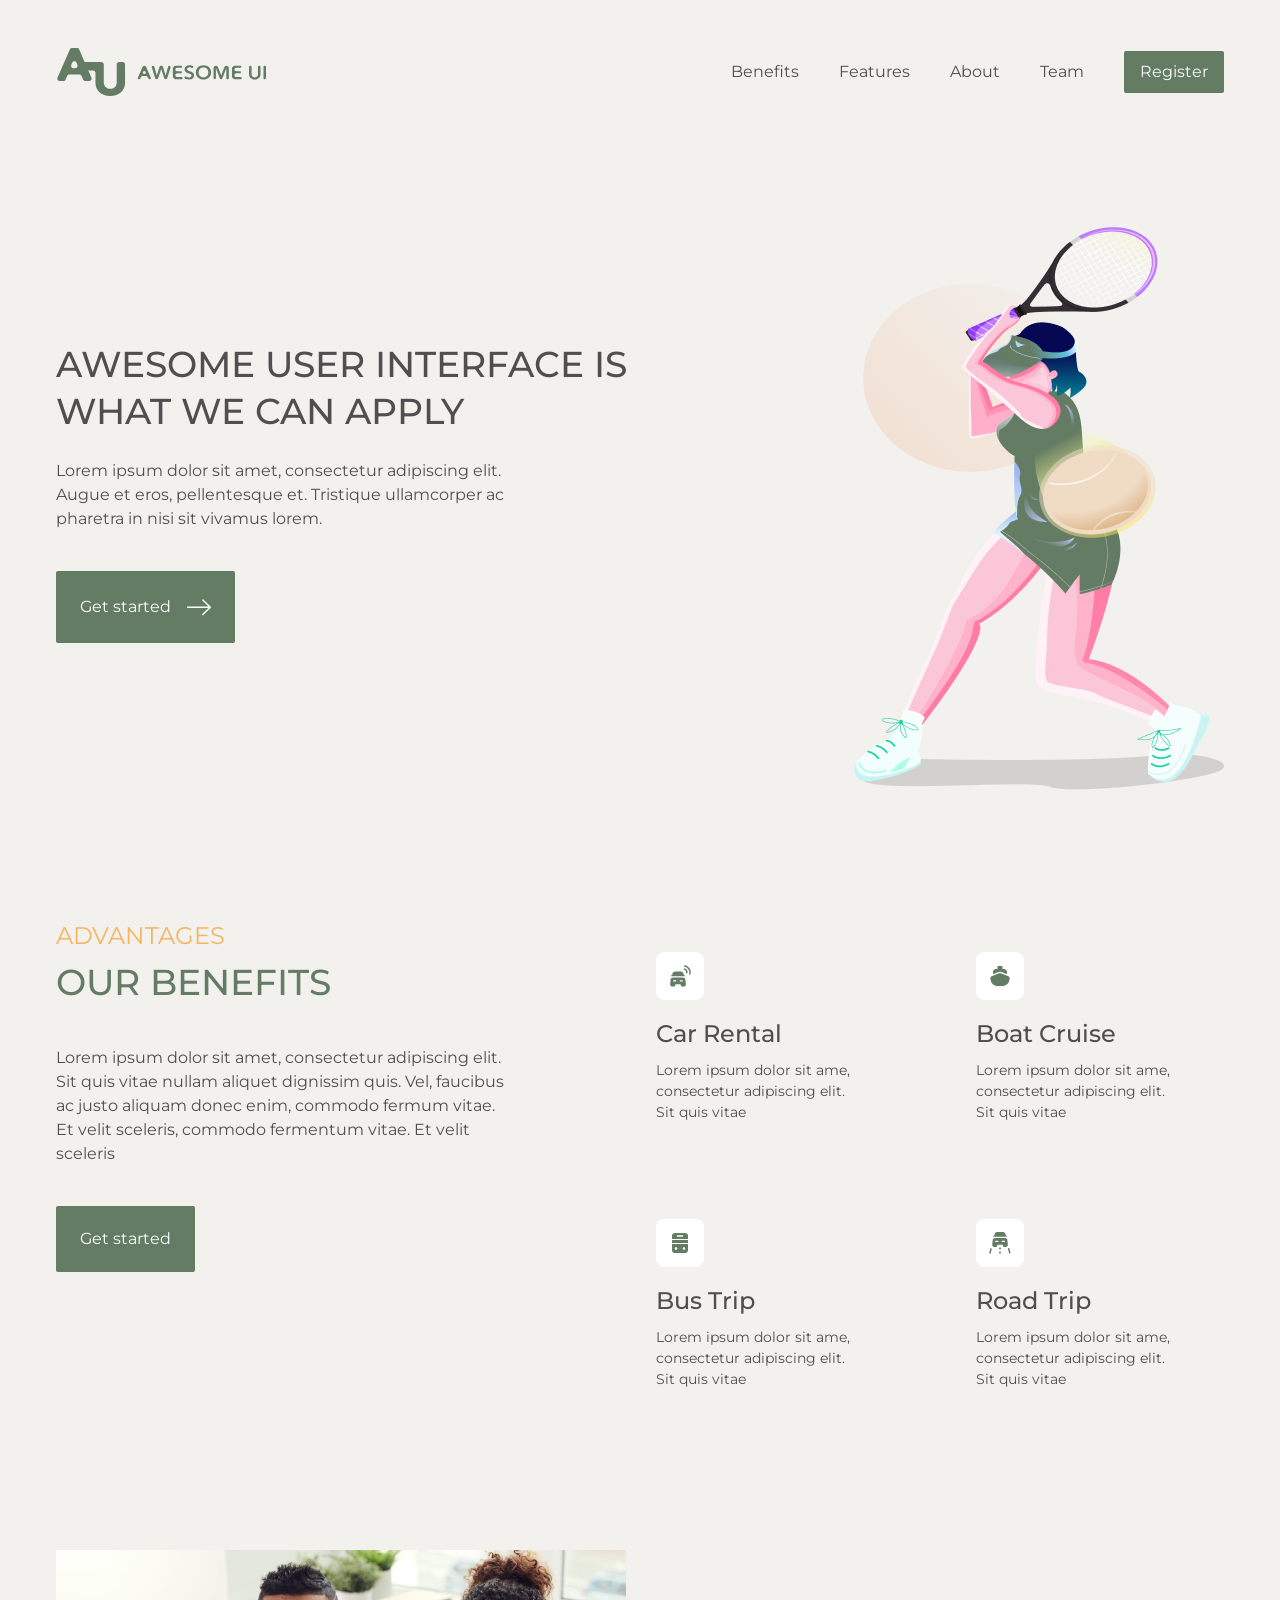
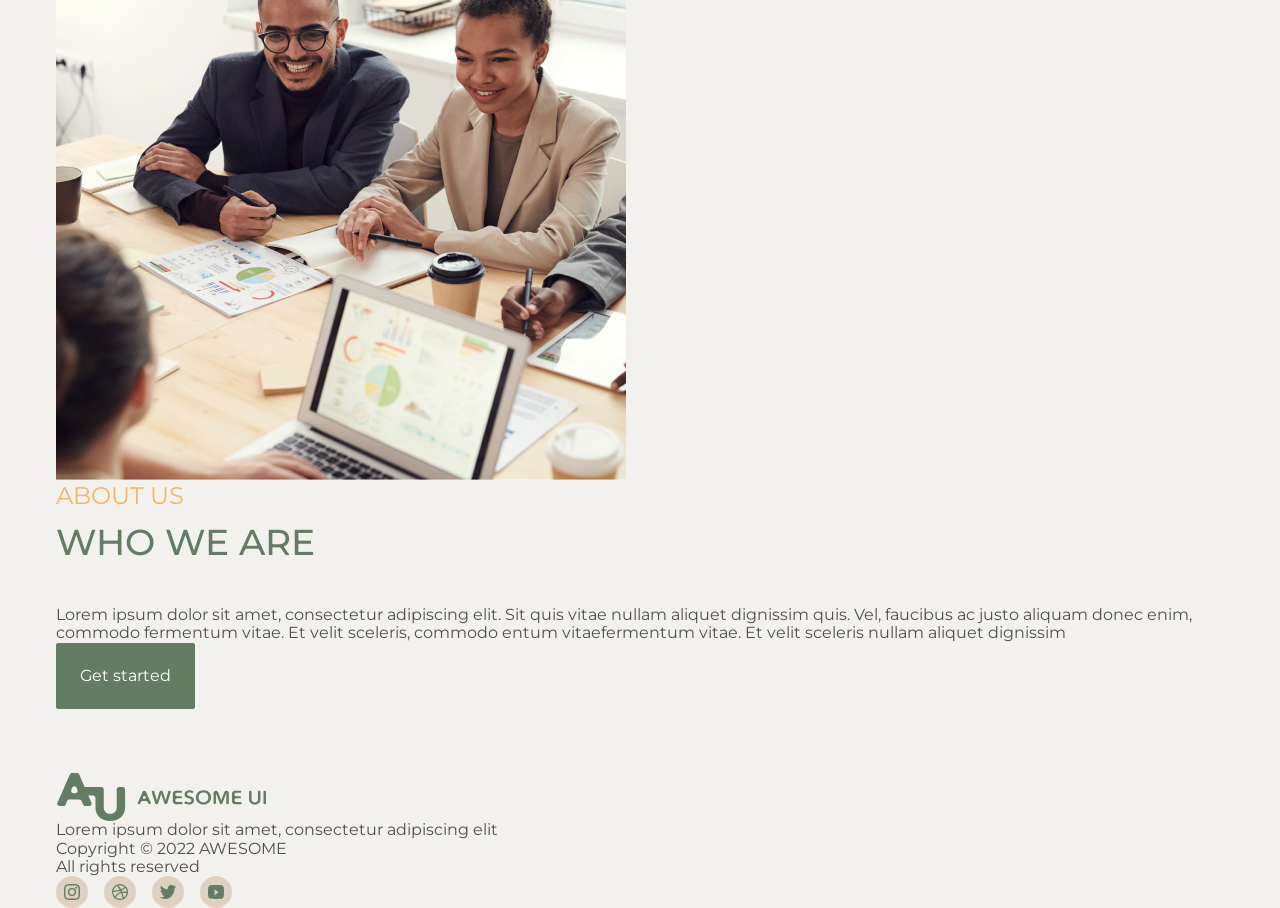
<file: index.html>
<!DOCTYPE html>
<html lang="en">
  <head>
    <meta charset="UTF-8" />
    <meta http-equiv="X-UA-Compatible" content="IE=edge" />
    <meta name="viewport" content="width=device-width, initial-scale=1.0" />
    <link
      rel="stylesheet"
      href="https://cdnjs.cloudflare.com/ajax/libs/modern-normalize/1.1.0/modern-normalize.min.css"
    />
    <link rel="stylesheet" href="./css/styles.css" />
    <link rel="preconnect" href="https://fonts.googleapis.com" />
    <link rel="preconnect" href="https://fonts.gstatic.com" crossorigin />
    <link
      href="https://fonts.googleapis.com/css2?family=Montserrat:ital,wght@0,400;0,500;1,400&display=swap"
      rel="stylesheet"
    />
    <title>Awesome UI</title>
  </head>
  <body>
    <header class="header">
      <div class="container">
        <div class="header-container">
          <nav class="header-nav">
            <a href="./index.html">
              <img src="./images/logo.svg" alt="Awesome UI logo" />
            </a>
            <ul class="header-menu">
              <li>
                <a class="link" href="#">Benefits</a>
              </li>
              <li>
                <a class="link" href="#">Features</a>
              </li>
              <li>
                <a class="link" href="#">About</a>
              </li>
              <li>
                <a class="link" href="#">Team</a>
              </li>
            </ul>
          </nav>
          <button class="primary-button primary-button-small" type="button">
            Register
          </button>
        </div>
      </div>
    </header>
    <main>
      <section class="section">
        <div class="container">
          <div class="hero-container">
            <div class="hero-content">
              <h1 class="hero-title">
                Awesome User Interface is what we can apply
              </h1>
              <p class="hero-text">
                Lorem ipsum dolor sit amet, consectetur adipiscing elit. Augue
                et eros, pellentesque et. Tristique ullamcorper ac pharetra in
                nisi sit vivamus lorem.
              </p>
              <button class="primary-button" type="button">
                Get started
                <svg width="24" height="24">
                  <use href="./images/icons.svg#icon-arrow"></use>
                </svg>
              </button>
            </div>
            <img src="./images/hero-image.png" alt="Woman is playing tennis" />
          </div>
        </div>
      </section>
      <section class="section">
        <div class="container">
          <div class="advantages-container">
            <div class="advantages-content">
              <h2 class="section-title">Advantages</h2>
              <p class="section-subtitle">Our benefits</p>
              <p class="advantages-text">
                Lorem ipsum dolor sit amet, consectetur adipiscing elit. Sit
                quis vitae nullam aliquet dignissim quis. Vel, faucibus ac justo
                aliquam donec enim, commodo fermum vitae. Et velit sceleris,
                commodo fermentum vitae. Et velit sceleris
              </p>
              <button class="primary-button" type="button">Get started</button>
            </div>
            <ul class="advantages-list">
              <li class="advantages-item">
                <a class="advantage-card" href="#">
                  <div class="advantage-card-img">
                    <svg width="24" height="24">
                      <use href="./images/icons.svg#icon-smart-car"></use>
                    </svg>
                  </div>
                  <h3 class="advantage-card-title">Car Rental</h3>
                  <p class="advantage-card-text">
                    Lorem ipsum dolor sit ame, consectetur adipiscing elit. Sit
                    quis vitae
                  </p>
                </a>
              </li>
              <li class="advantages-item">
                <a class="advantage-card" href="#">
                  <div class="advantage-card-img">
                    <svg width="24" height="24">
                      <use href="./images/icons.svg#icon-ship"></use>
                    </svg>
                  </div>
                  <h3 class="advantage-card-title">Boat Cruise</h3>
                  <p class="advantage-card-text">
                    Lorem ipsum dolor sit ame, consectetur adipiscing elit. Sit
                    quis vitae
                  </p>
                </a>
              </li>
              <li class="advantages-item">
                <a class="advantage-card" href="#">
                  <div class="advantage-card-img">
                    <svg width="24" height="24">
                      <use href="./images/icons.svg#icon-bus"></use>
                    </svg>
                  </div>
                  <h3 class="advantage-card-title">Bus Trip</h3>
                  <p class="advantage-card-text">
                    Lorem ipsum dolor sit ame, consectetur adipiscing elit. Sit
                    quis vitae
                  </p>
                </a>
              </li>
              <li class="advantages-item">
                <a class="advantage-card" href="#">
                  <div class="advantage-card-img">
                    <svg width="24" height="24">
                      <use href="./images/icons.svg#icon-driving"></use>
                    </svg>
                  </div>
                  <h3 class="advantage-card-title">Road Trip</h3>
                  <p class="advantage-card-text">
                    Lorem ipsum dolor sit ame, consectetur adipiscing elit. Sit
                    quis vitae
                  </p>
                </a>
              </li>
            </ul>
          </div>
        </div>
      </section>
      <section class="section">
        <div class="container">
          <img
            src="./images/about-us-image.jpg"
            alt="Team is discussing plan"
          />
          <h2 class="section-title">About us</h2>
          <p class="section-subtitle">Who we are</p>
          <p>
            Lorem ipsum dolor sit amet, consectetur adipiscing elit. Sit quis
            vitae nullam aliquet dignissim quis. Vel, faucibus ac justo aliquam
            donec enim, commodo fermentum vitae. Et velit sceleris, commodo
            entum vitaefermentum vitae. Et velit sceleris nullam aliquet
            dignissim
          </p>
          <button class="primary-button" type="button">Get started</button>
        </div>
      </section>
    </main>
    <footer>
      <div class="container">
        <a href="./index.html">
          <img src="./images/logo.svg" alt="Awesome UI logo" />
        </a>
        <p>Lorem ipsum dolor sit amet, consectetur adipiscing elit</p>
        <p>Copyright &copy; 2022 AWESOME</p>
        <p>All rights reserved</p>
        <address>
          <ul class="socials-list">
            <li>
              <a class="socials-link" href="#">
                <svg width="16" height="16">
                  <use href="./images/icons.svg#icon-instagram"></use>
                </svg>
              </a>
            </li>
            <li>
              <a class="socials-link" href="#">
                <svg width="16" height="16">
                  <use href="./images/icons.svg#icon-dribbble"></use>
                </svg>
              </a>
            </li>
            <li>
              <a class="socials-link" href="#">
                <svg width="16" height="16">
                  <use href="./images/icons.svg#icon-twitter"></use>
                </svg>
              </a>
            </li>
            <li>
              <a class="socials-link" href="#">
                <svg width="16" height="16">
                  <use href="./images/icons.svg#icon-youtube"></use>
                </svg>
              </a>
            </li>
          </ul>
        </address>
      </div>
    </footer>
  </body>
</html>
</file>
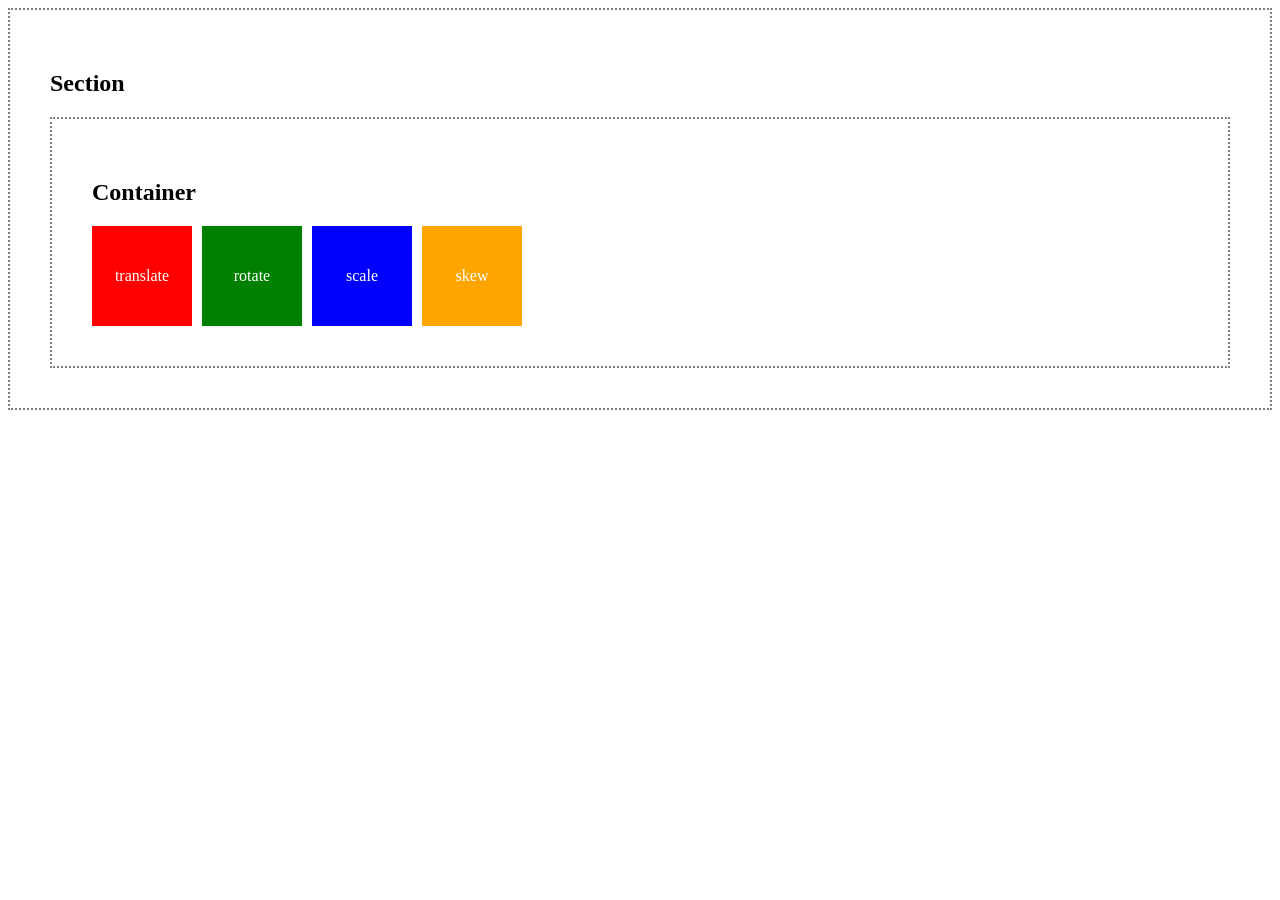
<file: test.html>
<!DOCTYPE html>
<html lang="en">
  <head>
    <meta charset="UTF-8" />
    <meta http-equiv="X-UA-Compatible" content="IE=edge" />
    <meta name="viewport" content="width=device-width, initial-scale=1.0" />
    <title>Test</title>
    <link rel="stylesheet" href="./css/test.css" />
    <link href="https://unpkg.com/aos@2.3.1/dist/aos.css" rel="stylesheet" />
  </head>
  <body>
    <section class="section">
      <h1>Section</h1>
      <div class="container">
        <h2 data-aos="zoom-in-left">Container</h2>

        <!-- <div class="box red">
          Lorem ipsum dolor sit amet consectetur adipisicing elit. Voluptatibus
          velit id pariatur aliquam nobis ipsum error, fugit itaque omnis
          labore. Lorem ipsum dolor sit amet consectetur adipisicing elit.
        </div>
        <div class="box green"></div>
        <div class="box blue"></div> -->

        <!-- <section class="box">
          <h2 class="sticky-title" style="background-color: yellowgreen">
            Lorem ipsum dolor sit amet.
          </h2>
          <p>
            Lorem ipsum, dolor sit amet consectetur adipisicing elit. Recusandae
            sequi quas, doloremque amet quam a rerum quibusdam labore, molestias
            vitae porro, doloribus dicta vero et ipsum necessitatibus? Ab
            quisquam doloribus soluta quaerat ea commodi sapiente architecto
            iure voluptatum quos exercitationem, tempore facere ad eveniet
            aperiam beatae officiis eius autem voluptates
          </p>
          <p>
            Lorem ipsum, dolor sit amet consectetur adipisicing elit. Recusandae
            sequi quas, doloremque amet quam a rerum quibusdam labore, molestias
            vitae porro, doloribus dicta vero et ipsum necessitatibus? Ab
            quisquam doloribus soluta quaerat ea commodi sapiente architecto
            iure voluptatum quos exercitationem, tempore facere ad eveniet
            aperiam beatae officiis eius autem voluptates
          </p>
          <p>
            Lorem ipsum, dolor sit amet consectetur adipisicing elit. Recusandae
            sequi quas, doloremque amet quam a rerum quibusdam labore, molestias
            vitae porro, doloribus dicta vero et ipsum necessitatibus? Ab
            quisquam doloribus soluta quaerat ea commodi sapiente architecto
            iure voluptatum quos exercitationem, tempore facere ad eveniet
            aperiam beatae officiis eius autem voluptates, molestiae esse fugiat
            rerum. Eligendi fuga accusamus repudiandae corrupti dolore sapiente
            error voluptatibus?
          </p>
        </section>

        <section class="box">
          <h2 class="sticky-title" style="background-color: red">
            Lorem ipsum dolor sit amet.
          </h2>
          <p>
            Lorem ipsum, dolor sit amet consectetur adipisicing elit. Recusandae
            sequi quas, doloremque amet quam a rerum quibusdam labore, molestias
            vitae porro, doloribus dicta vero et ipsum necessitatibus?
          </p>
          <p>
            Lorem ipsum, dolor sit amet consectetur adipisicing elit. Recusandae
            sequi quas, doloremque amet quam a rerum quibusdam labore, molestias
            vitae porro, doloribus dicta vero et ipsum necessitatibus? Ab
            quisquam doloribus soluta quaerat ea commodi sapiente architecto
            iure voluptatum quos exercitationem, tempore facere ad eveniet
            aperiam beatae officiis eius autem voluptates, molestiae esse fugiat
            rerum. Eligendi fuga accusamus repudiandae corrupti dolore sapiente
            error voluptatibus?
          </p>
          <p>
            Lorem ipsum, dolor sit amet consectetur adipisicing elit. Recusandae
            sequi quas, doloremque amet quam a rerum quibusdam labore, molestias
            vitae porro, doloribus dicta vero et ipsum necessitatibus? Ab
            quisquam doloribus soluta quaerat ea commodi sapiente architecto
            iure voluptatum quos exercitationem, tempore facere ad eveniet
            aperiam beatae officiis eius autem voluptates
          </p>
          <p>
            Lorem ipsum, dolor sit amet consectetur adipisicing elit. Recusandae
            sequi quas, doloremque amet quam a rerum quibusdam labore, molestias
            vitae porro, doloribus dicta vero et ipsum necessitatibus? Ab
            quisquam doloribus soluta quaerat ea commodi sapiente architecto
            iure voluptatum quos exercitationem, tempore facere ad eveniet
            aperiam beatae officiis eius autem voluptates, molestiae esse fugiat
            rerum.
          </p>
        </section> -->

        <div class="wrapper">
          <div class="box red">translate</div>
          <div class="box green"><span>rotate</span></div>
          <div class="box blue">scale</div>
          <div class="box orange">skew</div>
        </div>
      </div>
    </section>

    <script src="https://unpkg.com/aos@2.3.1/dist/aos.js"></script>
    <script>
      AOS.init();
    </script>
  </body>
</html>
</file>
<file: css/styles.css>
:root {
  --color-primary: #4f4f4f;
  --color-brand: #647b64;
  --color-accent: #f3b562;
  --color-inverted: #fefefe;
  --color-white: #fff;
  --color-background: #f3f1ee;

  --social-icon-background: #dfd1c0;
}

body {
  color: var(--color-primary);
  font-family: 'Montserrat', sans-serif;
  font-size: 16px;
  font-weight: 400;
  background-color: var(--color-background);
}

ul {
  list-style-type: none;
}

h1,
h2,
h3,
h4,
h5,
h6,
p,
ul {
  padding: 0;
  margin: 0;
}

img {
  display: block;
  max-width: 100%;
  height: auto;
  object-fit: cover;
}

::selection {
  color: var(--color-inverted);
  background-color: var(--color-brand);
}

.container {
  width: 100%;
  max-width: 1200px;
  margin: 0 auto;
  padding: 0 16px;
}

.section {
  padding: 64px 0;
}

/* Link */
.link {
  color: var(--color-primary);
  text-decoration: none;
}

.link:hover {
  text-decoration: underline;
}

/* Button */
.primary-button {
  display: flex;
  align-items: center;
  gap: 16px;
  padding: 24px;
  fill: var(--color-inverted);
  color: var(--color-inverted);
  font-family: inherit;
  background-color: var(--color-brand);
  border: 0;
  border-radius: 2px;
  cursor: pointer;
}

.primary-button-small {
  padding: 12px 16px;
}

.primary-button:hover {
  fill: var(--color-brand);
  color: var(--color-brand);
  background-color: var(--color-inverted);
  box-shadow: 0px 20px 40px rgba(128, 143, 150, 0.19);
}

.primary-button:focus {
  box-shadow: 0px 20px 40px rgba(128, 143, 150, 0.4);
}

/* Header */
.header {
  padding: 48px 0 32px;
}

.header-container {
  display: flex;
  align-items: center;
  gap: 40px;
}

.header-nav {
  display: flex;
  align-items: center;
  justify-content: space-between;
  flex-grow: 1;
  gap: 40px;
}

.header-menu {
  display: flex;
  gap: 40px;
}

/* Hero section */
.hero-container {
  display: flex;
  align-items: center;
  justify-content: space-between;
}

.hero-content {
  max-width: 600px;
}

.hero-title {
  margin-bottom: 24px;
  color: var(--color-primary);
  text-transform: uppercase;
  font-size: 36px;
  line-height: 1.3;
  font-weight: 500;
}

.hero-text {
  max-width: 500px;
  margin-bottom: 40px;
  line-height: 1.5;
}

/* Section heading */
.section-title {
  margin-bottom: 8px;
  color: var(--color-accent);
  text-transform: uppercase;
  font-size: 24px;
  line-height: 1.3;
  font-weight: 400;
}

.section-subtitle {
  margin-bottom: 40px;
  color: var(--color-brand);
  text-transform: uppercase;
  font-size: 36px;
  line-height: 1.3;
  font-weight: 500;
}

/* Advantages section */
.advantages-container {
  display: flex;
  justify-content: space-between;
}

.advantages-content {
  flex-shrink: 0;
}

.advantages-text {
  max-width: 460px;
  margin-bottom: 40px;
  line-height: 1.5;
}

.advantages-list {
  display: flex;
  flex-wrap: wrap;
  gap: 32px;
  justify-content: flex-end;
}

.advantages-item {
  width: 288px;
  /* flex-basis: calc((100% - 32px) / 2); */
}

.advantage-card {
  display: block;
  padding: 32px 40px;
  color: inherit;
  text-decoration: none;
  border-radius: 8px;
}

.advantage-card:hover {
  background-color: var(--color-white);
  box-shadow: 0px 6px 32px rgba(155, 148, 148, 0.17);
}

.advantage-card-img {
  display: flex;
  align-items: center;
  justify-content: center;
  width: 48px;
  height: 48px;
  margin-bottom: 16px;
  fill: var(--color-brand);
  background-color: var(--color-white);
  border-radius: 8px;
}

.advantage-card:hover .advantage-card-img {
  fill: var(--color-white);
  background-color: var(--color-brand);
}

.advantage-card-title {
  font-size: 24px;
  font-weight: 500;
  line-height: 1.5;
  margin-bottom: 8px;
}

.advantage-card-text {
  font-size: 14px;
  line-height: 1.5;
}

/* Socials */
.socials-list {
  display: flex;
  align-items: center;
  gap: 16px;
}

.socials-link {
  display: flex;
  align-items: center;
  justify-content: center;
  width: 32px;
  height: 32px;
  fill: var(--color-brand);
  background-color: var(--social-icon-background);
  border-radius: 50%;
}

.socials-link:hover {
  fill: var(--social-icon-background);
  background-color: var(--color-brand);
}
</file>
<file: css/test.css>
.section,
.container {
  padding: 40px;
  border: 2px dotted gray;
  position: relative;
}

.wrapper {
  display: flex;
  gap: 10px;
}

.box {
  display: flex;
  align-items: center;
  justify-content: center;
  color: white;
}

.box.red {
  width: 100px;
  height: 100px;
  background-color: red;
  transition: background-color 500ms;
}

.box.red:hover {
  background-color: violet;
}

.box.green {
  width: 100px;
  height: 100px;
  background-color: green;
  transition: transform 500ms;
}

.box.green:hover {
  transform: rotate(-45deg);
}

.box.green span {
  transition: transform 500ms;
}

.box.green:hover span {
  transform: rotate(45deg);
}

.box.blue {
  width: 100px;
  height: 100px;
  background-color: blue;
  /* transform: scale(0.5); */
  /* animation-name: scale; */
  /* animation-duration: 2000ms; */
  /* animation-timing-function: ease-in; */
  /* animation-delay: 2s; */
  /* animation-iteration-count: 3; */
  /* animation-direction: alternate; */
  /* animation: scale 2000ms ease-in 1; */
}

/* .box.blue:hover {
  animation-play-state: paused;
} */

@keyframes scale {
  0% {
    transform: scale(1);
  }

  50% {
    transform: scale(3);
  }

  75% {
    transform: scale(0.5);
  }

  100% {
    transform: scale(2);
  }
}

.box.orange {
  width: 100px;
  height: 100px;
  background-color: orange;
  /* transform: skew(10deg, 20deg); */
}
</file>
